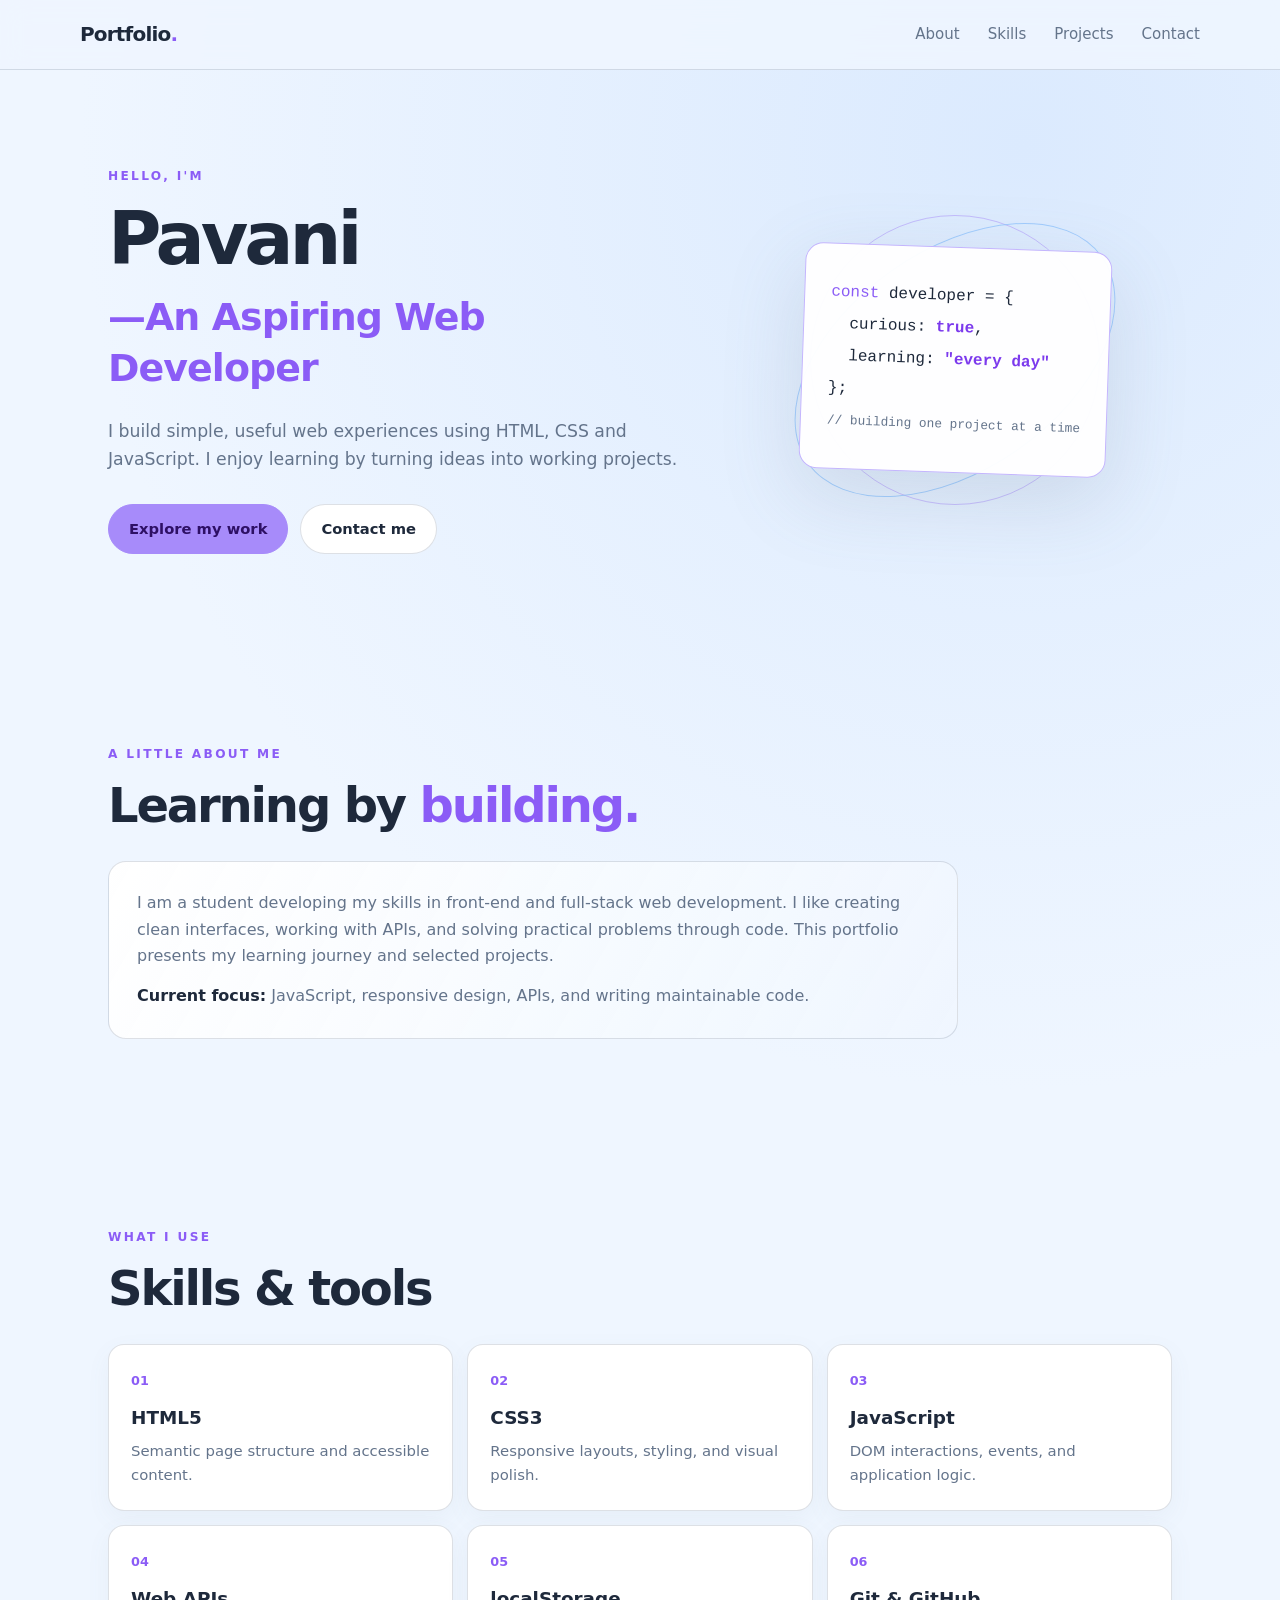
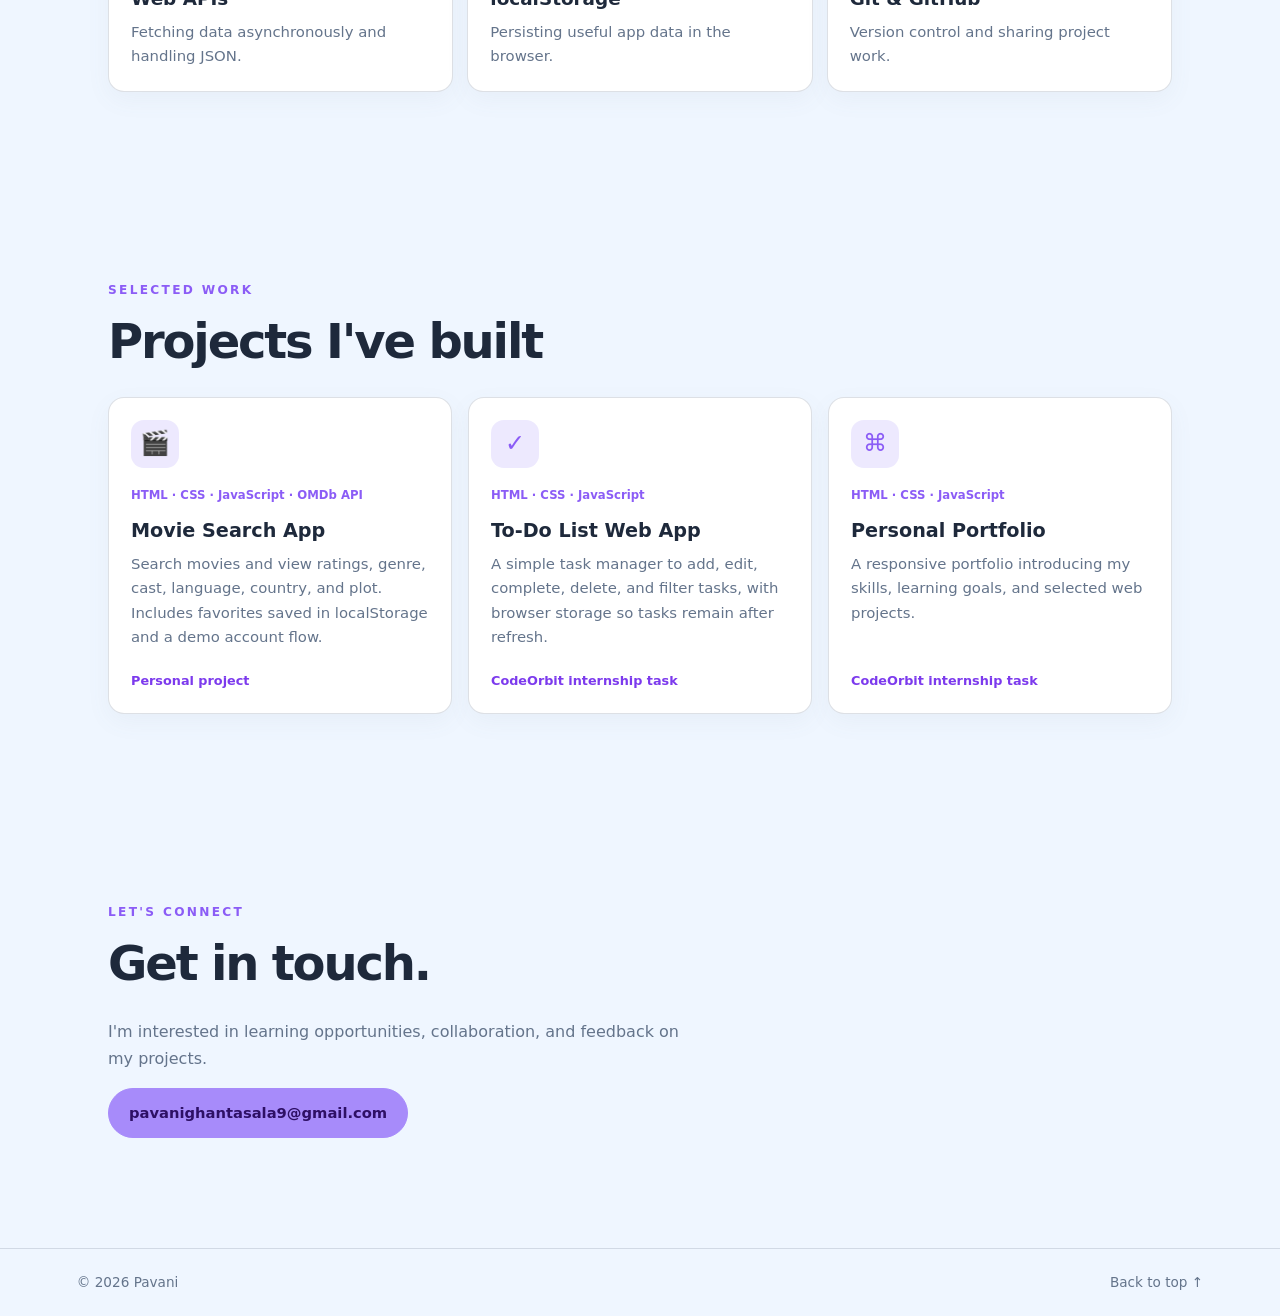
<file: CodeOrbit_PersonalPortfolio/index.html>
<!DOCTYPE html>
<html lang="en">
<head>
  <meta charset="UTF-8">
  <meta name="viewport" content="width=device-width, initial-scale=1.0">
  <meta name="description" content="Personal portfolio showcasing web development skills and projects.">
  <title>My Portfolio | Web Developer</title>
  <link rel="stylesheet" href="style.css">
</head>
<body>
  <header class="site-header">
    <a class="brand" href="#home">Portfolio<span>.</span></a>
    <button class="menu-toggle" id="menuToggle" aria-label="Toggle navigation" aria-expanded="false">☰</button>
    <nav id="navigation" aria-label="Main navigation">
      <a href="#about">About</a><a href="#skills">Skills</a><a href="#projects">Projects</a><a href="#contact">Contact</a>
    </nav>
  </header>

  <main>
    <section class="hero section" id="home">
      <div class="hero-copy">
        <p class="eyebrow">HELLO, I'M</p>
        <h1>Pavani <span>—An Aspiring Web Developer</span></h1>
        <p class="lead">I build simple, useful web experiences using HTML, CSS and JavaScript. I enjoy learning by turning ideas into working projects.</p>
        <div class="hero-actions"><a class="button primary" href="#projects">Explore my work</a><a class="button secondary" href="#contact">Contact me</a></div>
      </div>
      <div class="hero-art" aria-hidden="true"><div class="orbit orbit-one"></div><div class="orbit orbit-two"></div><div class="code-card"><span>const</span> developer = {<br>&nbsp; curious: <b>true</b>,<br>&nbsp; learning: <b>"every day"</b><br>};<br><i> // building one project at a time</i></div></div>
    </section>

    <section class="section" id="about">
      <p class="eyebrow">A LITTLE ABOUT ME</p><h2>Learning by <span>building.</span></h2>
      <div class="about-panel"><p>I am a student developing my skills in front-end and full-stack web development. I like creating clean interfaces, working with APIs, and solving practical problems through code. This portfolio presents my learning journey and selected projects.</p><p><strong>Current focus:</strong> JavaScript, responsive design, APIs, and writing maintainable code.</p></div>
    </section>

    <section class="section" id="skills">
      <p class="eyebrow">WHAT I USE</p><h2>Skills &amp; tools</h2>
      <div class="skill-grid">
        <article class="skill"><span>01</span><h3>HTML5</h3><p>Semantic page structure and accessible content.</p></article>
        <article class="skill"><span>02</span><h3>CSS3</h3><p>Responsive layouts, styling, and visual polish.</p></article>
        <article class="skill"><span>03</span><h3>JavaScript</h3><p>DOM interactions, events, and application logic.</p></article>
        <article class="skill"><span>04</span><h3>Web APIs</h3><p>Fetching data asynchronously and handling JSON.</p></article>
        <article class="skill"><span>05</span><h3>localStorage</h3><p>Persisting useful app data in the browser.</p></article>
        <article class="skill"><span>06</span><h3>Git &amp; GitHub</h3><p>Version control and sharing project work.</p></article>
      </div>
    </section>

    <section class="section" id="projects">
      <p class="eyebrow">SELECTED WORK</p><h2>Projects I've built</h2>
      <div class="project-grid">
        <article class="project-card"><div class="project-icon">🎬</div><p class="tag">HTML · CSS · JavaScript · OMDb API</p><h3>Movie Search App</h3><p>Search movies and view ratings, genre, cast, language, country, and plot. Includes favorites saved in localStorage and a demo account flow.</p><span class="project-note">Personal project</span></article>
        <article class="project-card"><div class="project-icon">✓</div><p class="tag">HTML · CSS · JavaScript</p><h3>To-Do List Web App</h3><p>A simple task manager to add, edit, complete, delete, and filter tasks, with browser storage so tasks remain after refresh.</p><span class="project-note">CodeOrbit internship task</span></article>
        <article class="project-card"><div class="project-icon">⌘</div><p class="tag">HTML · CSS · JavaScript</p><h3>Personal Portfolio</h3><p>A responsive portfolio introducing my skills, learning goals, and selected web projects.</p><span class="project-note">CodeOrbit internship task</span></article>
      </div>
    </section>

    <section class="section contact-section" id="contact">
      <p class="eyebrow">LET'S CONNECT</p><h2>Get in touch.</h2>
      <p>I'm interested in learning opportunities, collaboration, and feedback on my projects.</p>
      <a class="button primary" href="mailto:pavanighantasala9@gmail.com">pavanighantasala9@gmail.com</a>
    </section>
  </main>
  <footer><span>© <span id="year"></span> Pavani</span><a href="#home">Back to top ↑</a></footer>
  <script src="script.js"></script>
</body>
</html>
</file>
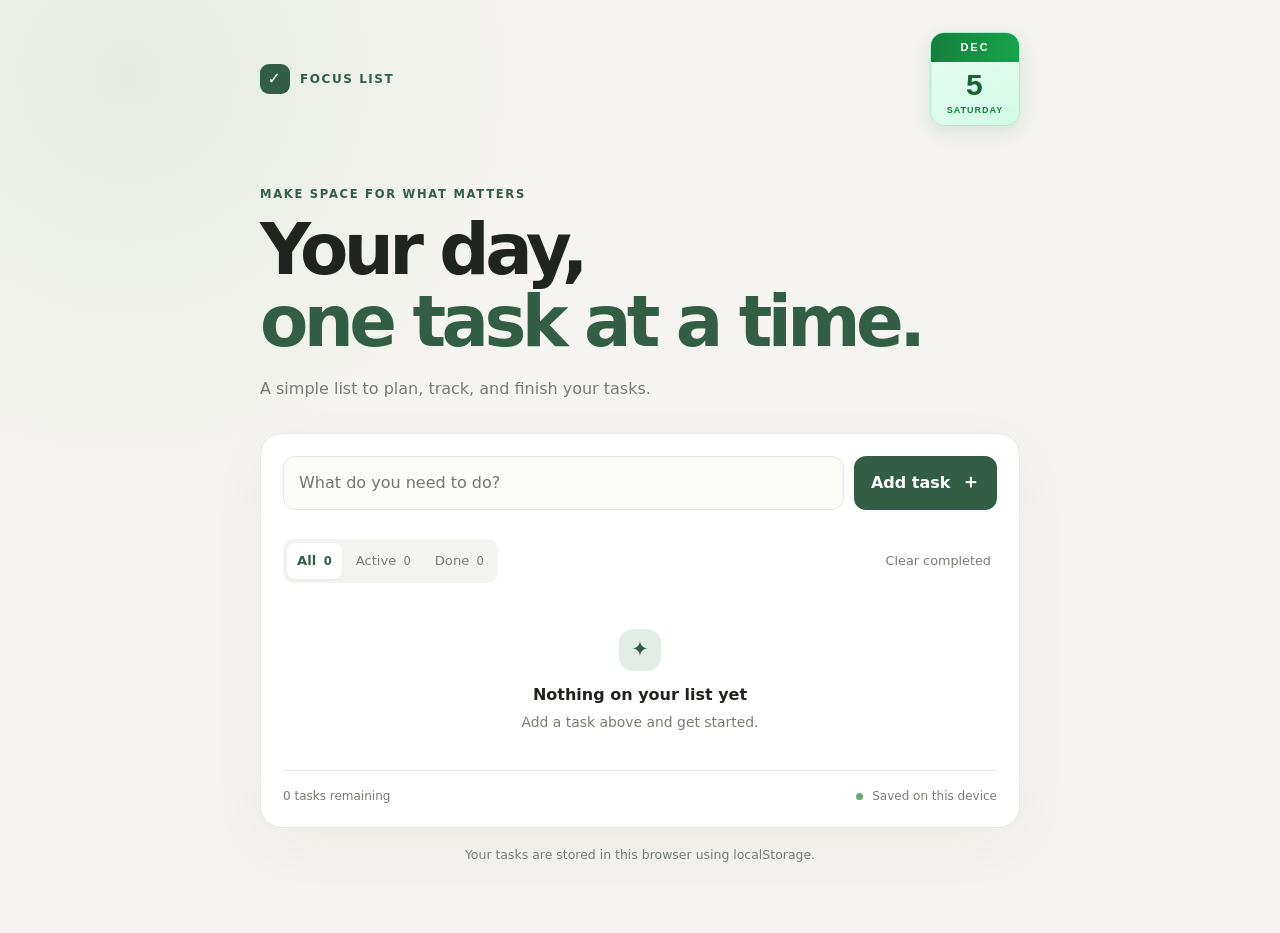
<file: CodeOrbit_ToDoList/index.html>
<!DOCTYPE html>
<html lang="en">
<head>
  <meta charset="UTF-8">
  <meta name="viewport" content="width=device-width, initial-scale=1.0">
  <meta name="description" content="A simple to-do list with browser storage.">
  <title>Focus List | To-Do App</title>
  <link rel="stylesheet" href="style.css">
</head>
<body>
  <main class="app-shell">

    <header class="topline">
  <div class="brand">
    <span class="brand-mark">✓</span>
    <span>FOCUS LIST</span>
  </div>

  <section class="date-section" aria-label="Today's date">
    <div class="date-card">
      <div class="date-month" id="dateMonth">OCT</div>
      <div class="date-number" id="dateNumber">29</div>
      <div class="date-day" id="dateDay">THURSDAY</div>
    </div>
  </section>
</header>

    <section class="intro">
      <p class="eyebrow">MAKE SPACE FOR WHAT MATTERS</p>
      <h1>Your day,<br><span>one task at a time.</span></h1>
      <p class="subheading">
        A simple list to plan, track, and finish your tasks.
      </p>
    </section>

    <section class="task-panel" aria-label="Task manager">

      <form id="taskForm" class="task-form">
        <label class="sr-only" for="taskInput">New task</label>
        <input
          id="taskInput"
          maxlength="180"
          placeholder="What do you need to do?"
          autocomplete="off"
          required
        >
        <button type="submit" id="submitButton">
          Add task <span>＋</span>
        </button>
      </form>

      <p id="formMessage" class="form-message" aria-live="polite"></p>

      <div class="toolbar">
        <div class="filters" role="group" aria-label="Filter tasks">
          <button class="filter active" data-filter="all">
            All <span id="allCount">0</span>
          </button>
          <button class="filter" data-filter="active">
            Active <span id="activeCount">0</span>
          </button>
          <button class="filter" data-filter="completed">
            Done <span id="completedCount">0</span>
          </button>
        </div>

        <button id="clearCompleted" class="clear-button" type="button">
          Clear completed
        </button>
      </div>

      <ul id="taskList" class="task-list" aria-live="polite"></ul>

      <div id="emptyState" class="empty-state">
        <div class="empty-icon">✦</div>
        <h2>Nothing on your list yet</h2>
        <p>Add a task above and get started.</p>
      </div>

      <footer class="panel-footer">
        <span id="remainingText">0 tasks remaining</span>
        <span><span class="save-dot"></span> Saved on this device</span>
      </footer>

    </section>

    <p class="page-note">
      Your tasks are stored in this browser using localStorage.
    </p>

  </main>

  <dialog id="editDialog" class="edit-dialog">
    <form method="dialog" id="editForm">
      <h2>Edit task</h2>
      <label for="editInput">Task description</label>
      <input id="editInput" maxlength="180" required>

      <div class="dialog-actions">
        <button type="button" class="cancel-button" id="cancelEdit">
          Cancel
        </button>
        <button type="submit" class="save-button">
          Save changes
        </button>
      </div>
    </form>
  </dialog>

  <script src="app.js"></script>

  <!-- Automatically display the current date -->
  <script>
    function updateCalendarDate() {
      const today = new Date();

      document.getElementById("dateMonth").textContent =
        today.toLocaleDateString("en-US", {
          month: "short"
        }).toUpperCase();

      document.getElementById("dateNumber").textContent =
        today.getDate();

      document.getElementById("dateDay").textContent =
        today.toLocaleDateString("en-US", {
          weekday: "long"
        }).toUpperCase();
    }

    updateCalendarDate();
  </script>

</body>
</html>
</file>
<file: CodeOrbit_PersonalPortfolio/style.css>
:root {
  --bg: #EFF6FF;
  --panel: #FFFFFF;
  --text: #1E293B;
  --muted: #64748B;
  --accent: #A78BFA;
  --accent2: #8B5CF6;
  --line: rgba(100, 116, 139, 0.22);
}

* {
  box-sizing: border-box;
}

html {
  scroll-behavior: smooth;
  scroll-padding-top: 80px;
}

body {
  margin: 0;
  background: radial-gradient(
    circle at 80% 5%,
    #DBEAFE 0,
    transparent 32%
  ), var(--bg);
  color: var(--text);
  font-family: Inter, ui-sans-serif, system-ui, -apple-system,
    BlinkMacSystemFont, "Segoe UI", sans-serif;
  line-height: 1.65;
}

a {
  color: inherit;
  text-decoration: none;
}

.site-header {
  position: sticky;
  top: 0;
  z-index: 5;
  display: flex;
  align-items: center;
  justify-content: space-between;
  padding: 18px max(6%, calc((100% - 1120px) / 2));
  background: rgba(239, 246, 255, 0.9);
  backdrop-filter: blur(14px);
  border-bottom: 1px solid var(--line);
}

.brand {
  font-weight: 800;
  font-size: 1.25rem;
  letter-spacing: -0.04em;
}

.brand span,
h1 span,
h2 span {
  color: var(--accent2);
}

nav {
  display: flex;
  gap: 28px;
  color: var(--muted);
  font-size: 0.94rem;
}

nav a:hover,
footer a:hover {
  color: var(--accent2);
}

.menu-toggle {
  display: none;
  background: none;
  color: var(--text);
  border: 0;
  font-size: 1.4rem;
}

.section {
  max-width: 1120px;
  margin: auto;
  padding: 94px 28px;
}

.hero {
  min-height: 580px;
  display: grid;
  grid-template-columns: 1.15fr 0.85fr;
  align-items: center;
  gap: 45px;
}

.eyebrow {
  color: var(--accent2);
  font-size: 0.76rem;
  font-weight: 800;
  letter-spacing: 0.19em;
  margin: 0 0 14px;
}

.hero h1 {
  font-size: clamp(2.5rem, 5.7vw, 4.7rem);
  line-height: 1.07;
  letter-spacing: -0.055em;
  margin: 0 0 22px;
}

.hero h1 span {
  display: block;
  font-size: 0.52em;
  line-height: 1.35;
  margin-top: 14px;
  color: var(--accent2);
  letter-spacing: -0.025em;
}

.lead {
  color: var(--muted);
  font-size: 1.08rem;
  max-width: 590px;
}

.hero-actions {
  display: flex;
  gap: 12px;
  flex-wrap: wrap;
  margin-top: 30px;
}

.button {
  display: inline-flex;
  align-items: center;
  justify-content: center;
  border-radius: 999px;
  padding: 12px 20px;
  font-weight: 750;
  font-size: 0.92rem;
  border: 1px solid var(--line);
  transition: transform 0.2s;
}

.button:hover {
  transform: translateY(-2px);
}

.primary {
  background: var(--accent);
  color: #2E1065;
  border-color: var(--accent);
}

.secondary {
  background: #FFFFFF;
  color: var(--text);
}

.hero-art {
  position: relative;
  min-height: 300px;
  display: grid;
  place-items: center;
}

.code-card {
  position: relative;
  z-index: 1;
  background: rgba(255, 255, 255, 0.96);
  border: 1px solid #C4B5FD;
  box-shadow: 0 25px 80px rgba(100, 116, 139, 0.18);
  border-radius: 18px;
  padding: 32px 26px;
  font-family: ui-monospace, SFMono-Regular, Consolas, monospace;
  font-size: clamp(0.8rem, 1.5vw, 1rem);
  line-height: 2;
  transform: rotate(2deg);
}

.code-card span {
  color: var(--accent2);
}

.code-card b {
  color: #7C3AED;
}

.code-card i {
  color: var(--muted);
  font-style: normal;
  font-size: 0.8em;
}

.orbit {
  position: absolute;
  border: 1px solid rgba(167, 139, 250, 0.5);
  border-radius: 50%;
  width: 290px;
  height: 290px;
}

.orbit-two {
  width: 360px;
  height: 220px;
  transform: rotate(-35deg);
  border-color: rgba(147, 197, 253, 0.8);
}

h2 {
  font-size: clamp(2rem, 4vw, 3rem);
  letter-spacing: -0.045em;
  line-height: 1.15;
  margin: 0 0 28px;
}

.about-panel {
  max-width: 850px;
  background: linear-gradient(
    120deg,
    rgba(255, 255, 255, 0.98),
    rgba(239, 246, 255, 0.9)
  );
  border: 1px solid var(--line);
  border-radius: 18px;
  padding: 28px;
  color: var(--muted);
}

.about-panel p {
  margin: 0 0 14px;
}

.about-panel p:last-child {
  margin-bottom: 0;
}

.about-panel strong {
  color: var(--text);
}

.skill-grid {
  display: grid;
  grid-template-columns: repeat(3, 1fr);
  gap: 14px;
}

.skill,
.project-card {
  background: var(--panel);
  border: 1px solid var(--line);
  border-radius: 16px;
  padding: 22px;
  box-shadow: 0 8px 24px rgba(100, 116, 139, 0.06);
}

.skill span {
  color: var(--accent2);
  font-size: 0.8rem;
  font-weight: 800;
}

.skill h3,
.project-card h3 {
  margin: 10px 0 5px;
  font-size: 1.15rem;
}

.skill p,
.project-card p {
  margin: 0;
  color: var(--muted);
  font-size: 0.93rem;
}

.project-grid {
  display: grid;
  grid-template-columns: repeat(3, 1fr);
  gap: 16px;
}

.project-card {
  display: flex;
  flex-direction: column;
  align-items: flex-start;
  min-height: 300px;
}

.project-icon {
  width: 48px;
  height: 48px;
  border-radius: 13px;
  display: grid;
  place-items: center;
  background: #EDE9FE;
  color: var(--accent2);
  font-size: 1.5rem;
}

.project-card .tag {
  color: var(--accent2);
  font-size: 0.73rem;
  font-weight: 750;
  margin-top: 18px;
}

.project-card h3 {
  font-size: 1.2rem;
}

.project-card .project-note {
  margin-top: auto;
  padding-top: 20px;
  color: #7C3AED;
  font-size: 0.8rem;
  font-weight: 700;
}

.contact-section {
  padding-bottom: 110px;
}

.contact-section > p:not(.eyebrow) {
  color: var(--muted);
  max-width: 600px;
}

.small-note {
  font-size: 0.8rem;
  margin-top: 20px;
}

footer {
  border-top: 1px solid var(--line);
  padding: 22px 6%;
  display: flex;
  justify-content: space-between;
  color: var(--muted);
  font-size: 0.85rem;
}

@media (max-width: 760px) {
  .site-header {
    padding: 15px 22px;
  }

  .menu-toggle {
    display: block;
  }

  nav {
    display: none;
    position: absolute;
    top: 62px;
    left: 0;
    right: 0;
    padding: 18px 22px;
    background: #EFF6FF;
    border-bottom: 1px solid var(--line);
    flex-direction: column;
    gap: 14px;
  }

  nav.open {
    display: flex;
  }

  .section {
    padding: 68px 22px;
  }

  .hero {
    grid-template-columns: 1fr;
    min-height: auto;
    padding-top: 72px;
    gap: 20px;
  }

  .hero-art {
    min-height: 260px;
  }

  .orbit {
    width: 240px;
    height: 240px;
  }

  .orbit-two {
    width: 300px;
    height: 180px;
  }

  .skill-grid {
    grid-template-columns: repeat(2, 1fr);
  }

  .project-grid {
    grid-template-columns: 1fr;
  }

  .project-card {
    min-height: 250px;
  }
}

@media (max-width: 430px) {
  .skill-grid {
    grid-template-columns: 1fr;
  }

  .code-card {
    padding: 24px 18px;
  }
}
</file>
<file: CodeOrbit_ToDoList/style.css>
:root{--bg:#f5f4f0;--ink:#20241f;--muted:#777d73;--green:#315e45;--green-light:#e2eee5;--line:#e6e7e0;--white:#fff;--orange:#e7a65b}
*{box-sizing:border-box}body{margin:0;min-height:100vh;background:radial-gradient(circle at 10% 8%,#e5ecdf 0,transparent 27%),var(--bg);font-family:Inter,ui-sans-serif,system-ui,-apple-system,BlinkMacSystemFont,"Segoe UI",sans-serif;color:var(--ink);line-height:1.5}.app-shell{width:min(760px,calc(100% - 32px));margin:0 auto;padding:32px 0 50px}.topline{display:flex;align-items:center;gap:10px;font-size:.75rem;letter-spacing:.13em;font-weight:850;color:var(--green)}.brand-mark{display:grid;place-items:center;width:30px;height:30px;border-radius:9px;background:var(--green);color:white;font-size:1rem}.date{margin-left:auto;letter-spacing:0;font-weight:600;color:var(--muted);text-transform:capitalize}.intro{padding:60px 0 32px}.eyebrow{color:var(--green);font-size:.72rem;font-weight:850;letter-spacing:.15em;margin:0 0 12px}.intro h1{font-size:clamp(2.7rem,7vw,4.4rem);line-height:1.02;letter-spacing:-.065em;margin:0}.intro h1 span{color:var(--green)}.subheading{color:var(--muted);margin:18px 0 0}.task-panel{background:var(--white);border:1px solid #e9e9e3;border-radius:22px;padding:22px;box-shadow:0 18px 60px #26351c0b}.task-form{display:flex;gap:10px}.task-form input,.edit-dialog input{min-width:0;flex:1;border:1px solid var(--line);background:#fbfbf8;border-radius:12px;padding:14px 15px;font:inherit;outline:none}.task-form input:focus,.edit-dialog input:focus{border-color:var(--green);box-shadow:0 0 0 3px #315e4515}.task-form button,.save-button{border:0;border-radius:12px;padding:0 17px;background:var(--green);color:white;font:inherit;font-weight:750;cursor:pointer;white-space:nowrap}.task-form button span{font-size:1.2rem;margin-left:5px}.form-message{min-height:8px;margin:3px 0 0;color:#a54838;font-size:.8rem}.toolbar{display:flex;align-items:center;justify-content:space-between;gap:10px;margin:18px 0 10px}.filters{display:flex;gap:4px;background:#f4f5f0;padding:4px;border-radius:11px}.filter{border:0;background:transparent;color:var(--muted);font:inherit;font-size:.82rem;padding:8px 10px;border-radius:8px;cursor:pointer}.filter span{font-size:.72rem;margin-left:3px}.filter.active{background:white;color:var(--green);box-shadow:0 1px 4px #0000000d;font-weight:750}.clear-button{border:0;background:none;color:var(--muted);font:inherit;font-size:.8rem;cursor:pointer}.clear-button:hover{color:#a54838}.task-list{list-style:none;margin:0;padding:0}.task-item{display:flex;align-items:center;gap:12px;padding:15px 2px;border-bottom:1px solid var(--line);animation:appear .18s ease-out}.task-item:last-child{border-bottom:0}.task-check{width:21px;height:21px;flex:0 0 21px;accent-color:var(--green);cursor:pointer}.task-text{min-width:0;flex:1;overflow-wrap:anywhere}.task-item.completed .task-text{color:#9a9e96;text-decoration:line-through}.task-actions{display:flex;gap:4px}.icon-button{border:0;background:transparent;color:#7b8177;border-radius:8px;padding:7px 8px;cursor:pointer;font-size:.84rem}.icon-button:hover{background:#f2f4ee;color:var(--green)}.icon-button.delete:hover{background:#fff0ed;color:#a54838}.empty-state{text-align:center;padding:36px 10px 30px;color:var(--muted)}.empty-icon{display:grid;place-items:center;margin:0 auto 12px;width:42px;height:42px;background:var(--green-light);color:var(--green);border-radius:14px;font-size:1.3rem}.empty-state h2{font-size:1rem;color:var(--ink);margin:0 0 5px}.empty-state p{font-size:.87rem;margin:0}.panel-footer{border-top:1px solid var(--line);padding-top:16px;margin-top:8px;display:flex;justify-content:space-between;gap:10px;font-size:.75rem;color:var(--muted)}.save-dot{display:inline-block;width:7px;height:7px;border-radius:50%;background:#68a777;margin-right:5px}.page-note{text-align:center;color:var(--muted);font-size:.78rem;margin:18px 0}.edit-dialog{border:0;border-radius:18px;padding:25px;width:min(420px,calc(100% - 30px));box-shadow:0 24px 90px #0003}.edit-dialog::backdrop{background:#111a12a0;backdrop-filter:blur(3px)}.edit-dialog h2{margin:0 0 18px;font-size:1.35rem}.edit-dialog label{display:block;font-size:.85rem;font-weight:700;margin-bottom:7px}.edit-dialog input{width:100%}.dialog-actions{display:flex;justify-content:flex-end;gap:8px;margin-top:20px}.cancel-button,.save-button{border-radius:10px;padding:10px 14px;cursor:pointer}.cancel-button{border:1px solid var(--line);background:white;color:var(--ink)}.save-button{border:0}.sr-only{position:absolute;width:1px;height:1px;padding:0;margin:-1px;overflow:hidden;clip:rect(0,0,0,0);white-space:nowrap;border:0}@keyframes appear{from{opacity:0;transform:translateY(4px)}to{opacity:1;transform:translateY(0)}}@media(max-width:520px){.app-shell{padding-top:20px}.intro{padding-top:48px}.task-panel{padding:15px;border-radius:17px}.task-form{flex-direction:column}.task-form button{padding:12px}.toolbar{align-items:flex-start;flex-direction:column}.filters{width:100%;justify-content:space-between}.filter{flex:1}.panel-footer{font-size:.68rem}.task-actions{gap:0}.icon-button{padding:7px 5px}}
/* Colorful calendar date card */

/* Green-themed calendar date card */
.date-section {
  display: flex;
  justify-content: flex-end;
  flex-shrink: 0;
  margin: 0;
}

.date-card {
  width: 90px;
  overflow: hidden;
  text-align: center;
  border-radius: 14px;
  background: linear-gradient(145deg, #ecfdf5, #d1fae5);
  border: 1px solid #a7f3d0;
  box-shadow: 0 6px 18px rgba(22, 101, 52, 0.12);
  font-family: Arial, sans-serif;
}

.date-month {
  background: linear-gradient(90deg, #15803d, #16a34a);
  color: #ffffff;
  padding: 6px;
  font-size: 11px;
  font-weight: bold;
  letter-spacing: 2px;
}

.date-number {
  color: #166534;
  font-size: 30px;
  font-weight: 800;
  line-height: 1.3;
  padding-top: 3px;
}

.date-day {
  color: #15803d;
  font-size: 9px;
  font-weight: bold;
  letter-spacing: 1px;
  padding: 0 5px 8px;
}

@media (max-width: 480px) {
  .date-card {
    width: 75px;
  }

  .date-number {
    font-size: 25px;
  }
}
/* Keep the logo and calendar on the same row */
.topline {
  display: flex;
  justify-content: space-between;
  align-items: center;
  gap: 16px;
  width: 100%;
}

.brand {
  display: flex;
  align-items: center;
  gap: 10px;
}

/* Calendar in the top-right corner */
.date-section {
  display: flex;
  justify-content: flex-end;
  flex-shrink: 0;
  margin: 0;
}

.date-card {
  width: 90px;
  border-radius: 14px;
}

.date-month {
  padding: 6px;
  font-size: 11px;
}

.date-number {
  font-size: 30px;
  padding-top: 3px;
}

.date-day {
  font-size: 9px;
  padding-bottom: 8px;
}

@media (max-width: 480px) {
  .topline {
    gap: 8px;
  }

  .date-card {
    width: 75px;
  }

  .date-number {
    font-size: 25px;
  }
}
</file>
